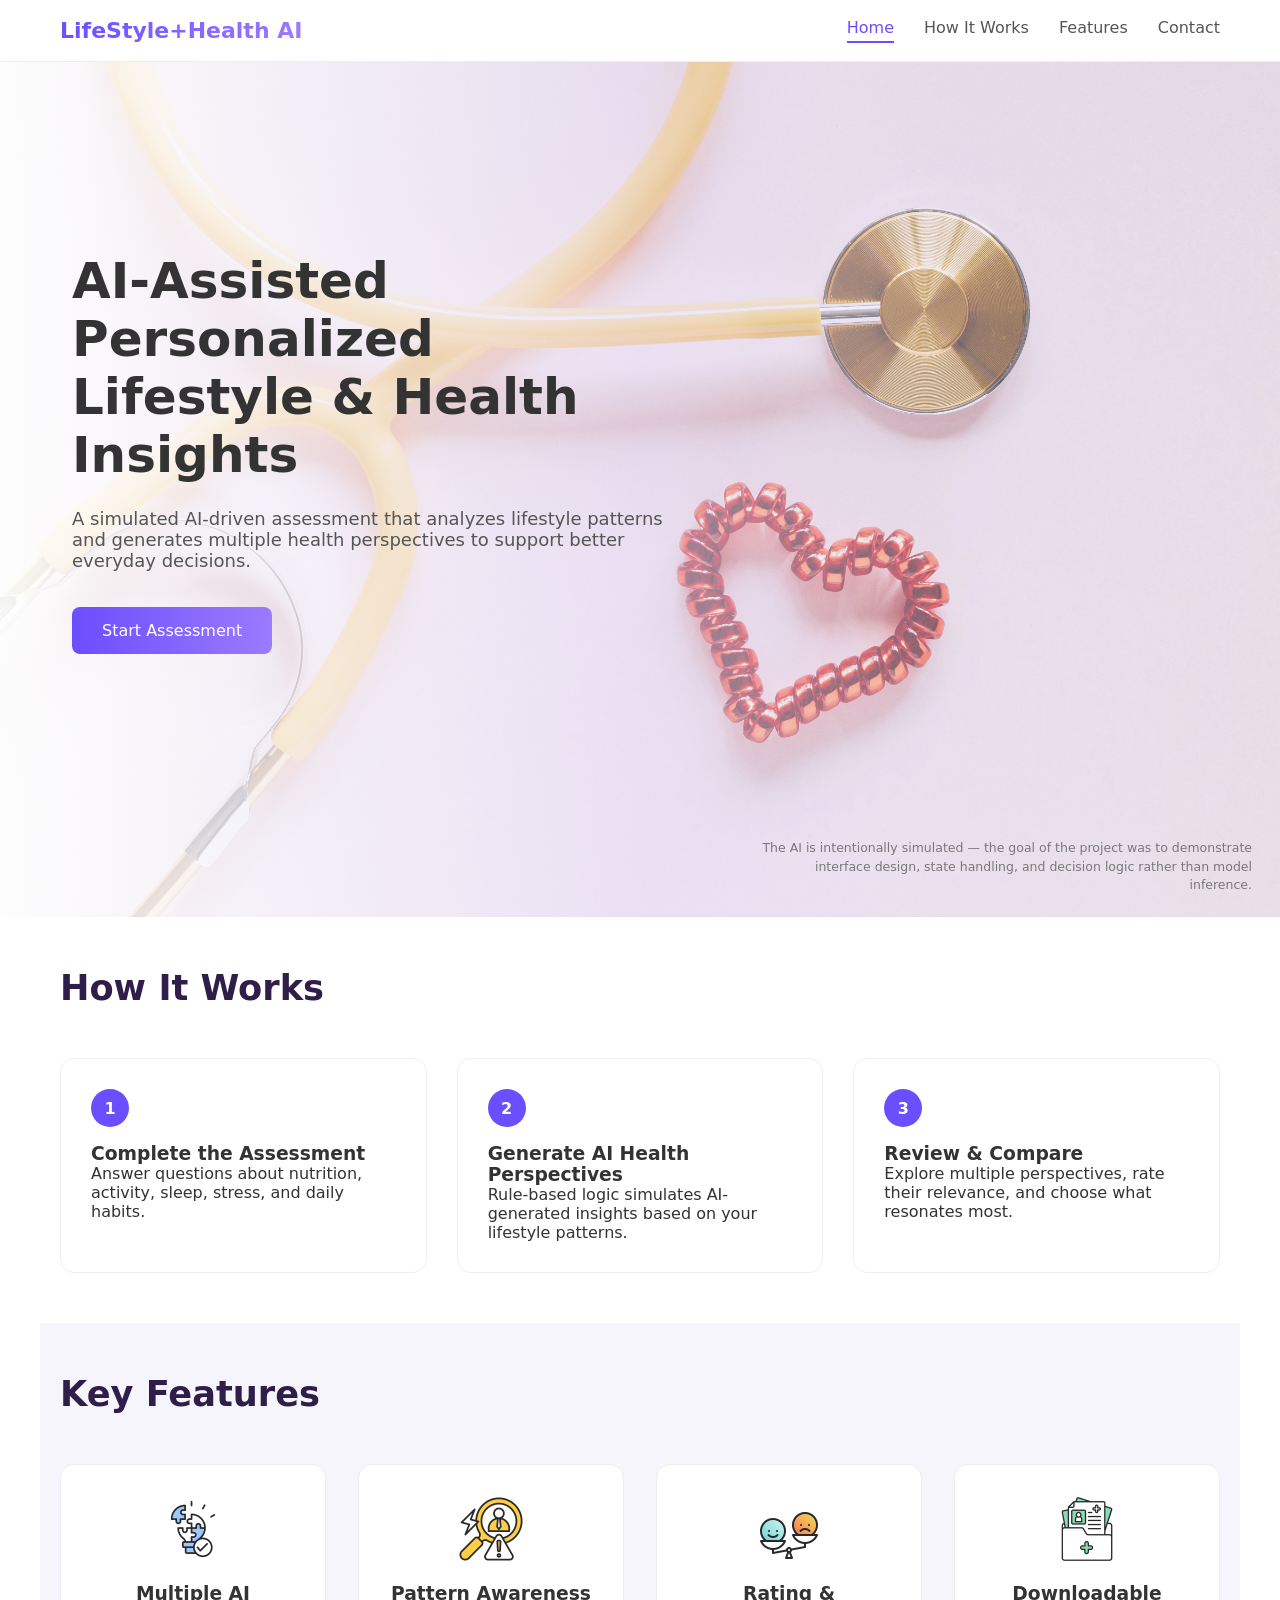
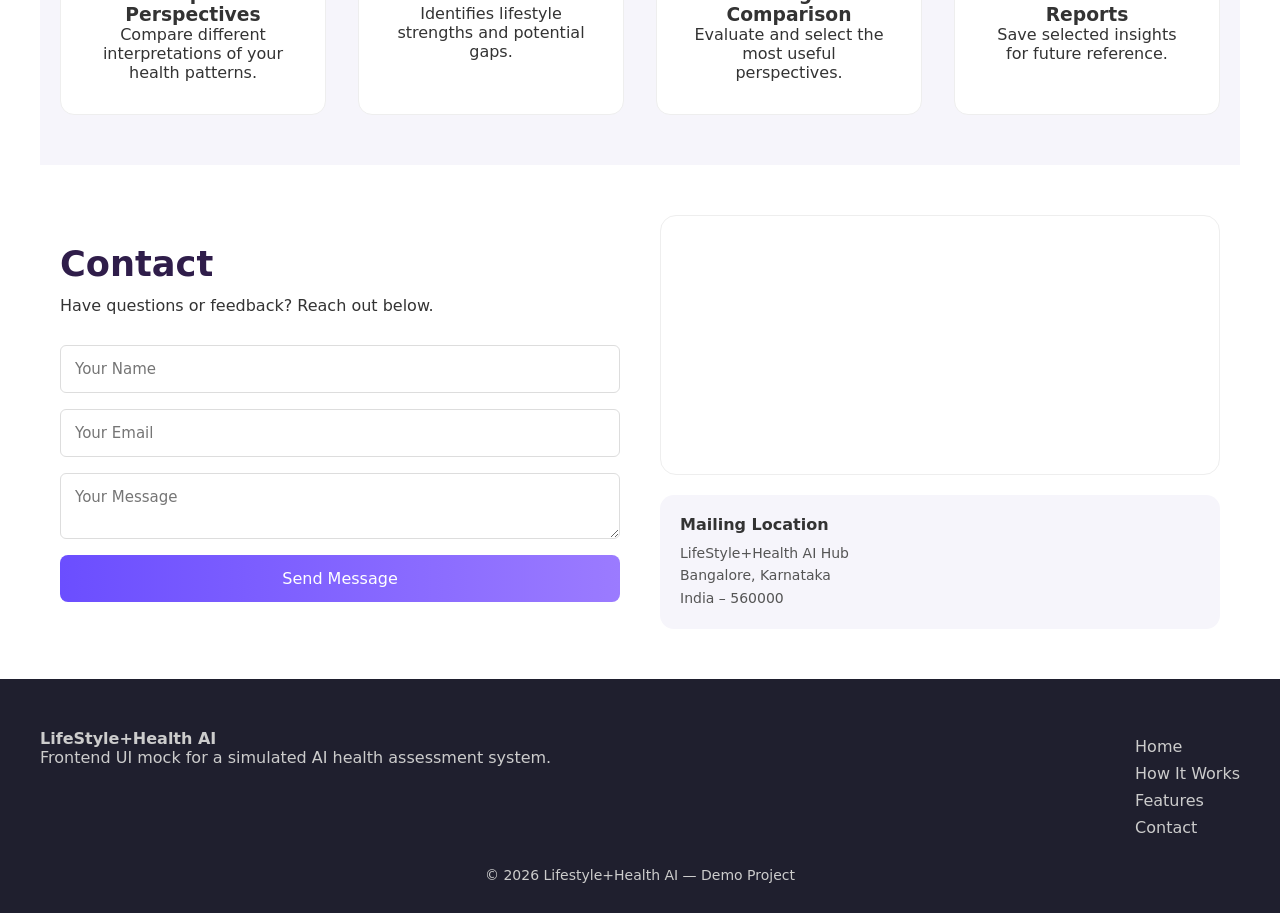
<file: index.html>
<!DOCTYPE html>
<html lang="en">
<head>
  <meta charset="UTF-8" />
  <meta name="viewport" content="width=device-width, initial-scale=1.0" />
  <title>LifeStyle+Health AI</title>
  <link rel="stylesheet" href="style.css" />
</head>

<body>

<header class="header">
  <div class="header-inner">
    <div class="logo">LifeStyle+Health AI</div>
    <nav class="nav">
      <a href="#home" class="nav-link active">Home</a>
      <a href="#how" class="nav-link">How It Works</a>
      <a href="#features" class="nav-link">Features</a>
      <a href="#contact" class="nav-link">Contact</a>
    </nav>
  </div>
</header>

<section id="home" class="home-section">
  <div class="home-content">
    <div class="home-text">
      <h1>AI-Assisted Personalized Lifestyle & Health Insights</h1>
      <p>
        A simulated AI-driven assessment that analyzes lifestyle patterns and generates multiple health perspectives to support better everyday decisions.
      </p>
      <a href="assessment.html" class="primary-btn">Start Assessment</a>
    </div>
  </div>
    <!-- AI Disclaimer -->
  <div class="ai-disclaimer">
    The AI is intentionally simulated — the goal of the project was to demonstrate interface design, state handling, and decision logic rather than model inference.
  </div>
</section>

<section id="how" class="section reveal">
  <h2>How It Works</h2>

  <div class="how-grid">
    <div class="how-card">
      <div class="how-number">1</div>
      <h3>Complete the Assessment</h3>
      <p>
        Answer questions about nutrition, activity, sleep, stress, and daily habits.
      </p>
    </div>

    <div class="how-card">
      <div class="how-number">2</div>
      <h3>Generate AI Health Perspectives</h3>
      <p>
        Rule-based logic simulates AI-generated insights based on your lifestyle patterns.
      </p>
    </div>

    <div class="how-card">
      <div class="how-number">3</div>
      <h3>Review & Compare</h3>
      <p>
        Explore multiple perspectives, rate their relevance, and choose what resonates most.
      </p>
    </div>
  </div>
</section>

<section id="features" class="section light-bg reveal">
  <h2>Key Features</h2>

  <div class="feature-grid">
    <div class="feature-card">
      <img src="images/strategy-icon.png" alt="" />
      <h3>Multiple AI Perspectives</h3>
      <p>Compare different interpretations of your health patterns.</p>
    </div>

    <div class="feature-card">
      <img src="images/risk-icon.png" alt="" />
      <h3>Pattern Awareness</h3>
      <p>Identifies lifestyle strengths and potential gaps.</p>
    </div>

    <div class="feature-card">
      <img src="images/rating-icon.png" alt="" />
      <h3>Rating & Comparison</h3>
      <p>Evaluate and select the most useful perspectives.</p>
    </div>

    <div class="feature-card">
      <img src="images/download-icon.png" alt="" />
      <h3>Downloadable Reports</h3>
      <p>Save selected insights for future reference.</p>
    </div>
  </div>
</section>

<section id="contact" class="section contact-section reveal">
  <div class="contact-grid">
    <div class="contact-left">
      <h2>Contact</h2>
      <p>Have questions or feedback? Reach out below.</p>

      <form class="contact-form">
        <input type="text" placeholder="Your Name" required />
        <input type="email" placeholder="Your Email" required />
        <textarea placeholder="Your Message" required></textarea>
        <button type="submit" class="primary-btn">Send Message</button>
      </form>
    </div>

    <div class="contact-right">
      <div class="map-wrapper">
        <iframe
          src="https://maps.google.com/maps?q=Bangalore%20India&t=&z=12&ie=UTF8&iwloc=&output=embed"
          loading="lazy"
          referrerpolicy="no-referrer-when-downgrade">
        </iframe>
      </div>

      <div class="address-box">
        <h4>Mailing Location</h4>
        <p>
          LifeStyle+Health AI Hub<br />
          Bangalore, Karnataka<br />
          India – 560000
        </p>
      </div>
    </div>
  </div>
</section>

<footer class="footer">
  <div class="footer-inner">
    <div>
      <h4>LifeStyle+Health AI</h4>
      <p>Frontend UI mock for a simulated AI health assessment system.</p>
    </div>
    <div>
      <a href="#home">Home</a>
      <a href="#how">How It Works</a>
      <a href="#features">Features</a>
      <a href="#contact">Contact</a>
    </div>
  </div>
  <p class="footer-copy">© 2026 Lifestyle+Health AI — Demo Project</p>
</footer>

<button id="scrollTopBtn">↑</button>

<script src="script.js"></script>
</body>
</html>
</file>
<file: style.css>
/* Reset & base */
* {
  margin: 0;
  padding: 0;
  box-sizing: border-box;
  font-family: system-ui, sans-serif;
}

html { scroll-behavior: smooth; }
body { color: #333; }

/* Header */
.header {
  position: sticky;
  top: 0;
  z-index: 10;
  background: rgba(255, 255, 255, 0.85);
  backdrop-filter: blur(10px);
  border-bottom: 1px solid #eee;
}

.header-inner {
  max-width: 1200px;
  margin: auto;
  padding: 18px 20px;
  display: flex;
  justify-content: space-between;
}

.logo {
  font-size: 22px;
  font-weight: 600;
  background: linear-gradient(90deg, #6b4eff, #9b7bff);
  -webkit-background-clip: text;
  -webkit-text-fill-color: transparent;
}

.nav {
  display: flex;
  gap: 30px;
}

.nav-link {
  text-decoration: none;
  color: #555;
  font-size: 16px;
}

.nav-link.active {
  color: #6b4eff;
  border-bottom: 2px solid #6b4eff;
}

/* Home */
.home-section {
  position: relative;
  min-height: 95vh;
  width: 100%;
  background:
    linear-gradient(
      to right,
      rgba(255, 255, 255, 0.95),
      rgba(235, 225, 255, 0.6),
      rgba(235, 225, 255, 0.25)
    ),
    url("images/home-bg.jpg");
  background-size: cover;
  background-position: right center;
}

.home-content {
  max-width: 1200px;
  margin: auto;
  padding: 140px 32px;
}

.home-text {
  margin-top: 50px;
  max-width: 600px;
}

.home-text h1 {
  font-size: 50px;
  margin-bottom: 24px;
}

.home-text p {
  font-size: 18px;
  margin-bottom: 36px;
  color: #555;
}

.ai-disclaimer {
  position: absolute;
  right: 28px;
  bottom: 22px;
  max-width: 500px;
  font-size: 12.5px;
  color: #666;
  line-height: 1.5;
  opacity: 0.85;
  text-align: right;
}

/* Button */
.primary-btn {
  display: inline-block;
  font-size: 16px;
  padding: 14px 30px;
  border: none;
  border-radius: 8px;
  background: linear-gradient(90deg, #6b4eff, #9b7bff);
  color: #fff;
  cursor: pointer;
  text-decoration: none;
}

.primary-btn:hover {
  transform: translateY(-1px);
  box-shadow: 0 10px 24px rgba(107, 78, 255, 0.3);
}

/* Sections */
.section {
  max-width: 1200px;
  margin: auto;
  padding: 90px 32px;
}

.light-bg {
  background: #f6f5fb;
}

/* How it works */
.how-grid {
  margin-top: 50px;
  display: grid;
  grid-template-columns: repeat(auto-fit, minmax(260px, 1fr));
  gap: 30px;
}

.how-card {
  background: #fff;
  border: 1px solid #eee;
  border-radius: 14px;
  padding: 30px;
  position: relative;
}

.how-number {
  width: 38px;
  height: 38px;
  background: #6b4eff;
  color: #fff;
  border-radius: 50%;
  display: grid;
  place-items: center;
  font-weight: bold;
  margin-bottom: 16px;
}

/* Features */
.feature-grid {
  margin-top: 50px;
  display: grid;
  grid-template-columns: repeat(auto-fit, minmax(220px, 1fr));
  gap: 32px;
}

.feature-card {
  background: #fff;
  padding: 32px;
  border-radius: 14px;
  text-align: center;
  border: 1px solid #eee;
  transition: transform 0.3s;
}

.feature-card:hover {
  transform: translateY(-6px);
}

.feature-card img {
  width: 64px;
  margin-bottom: 18px;
}

/* Contact */
.contact-grid {
  display: grid;
  grid-template-columns: 1fr 1fr;
  gap: 40px;
  align-items: center;
}

.contact-form {
  margin-top: 30px;
  display: flex;
  flex-direction: column;
  gap: 16px;
}

.contact-form input,
.contact-form textarea {
  padding: 14px;
  font-size: 15px;
  border-radius: 6px;
  border: 1px solid #ddd;
}

.contact-right img {
  width: 100%;
  border-radius: 16px;
}

/* Map */
.map-wrapper {
  width: 100%;
  height: 260px;
  border-radius: 16px;
  overflow: hidden;
  border: 1px solid #eee;
}

.map-wrapper iframe {
  width: 100%;
  height: 100%;
  border: none;
}

.address-box {
  margin-top: 20px;
  background: #f6f5fb;
  padding: 20px;
  border-radius: 14px;
}

.address-box h4 {
  margin-bottom: 8px;
  font-size: 16px;
}

.address-box p {
  font-size: 14px;
  color: #555;
  line-height: 1.6;
}

/* Footer */
.footer {
  background: #1f1f2e;
  color: #ccc;
  padding: 50px 32px 30px;
}

.footer-inner {
  max-width: 1200px;
  margin: auto;
  display: flex;
  justify-content: space-between;
}

.footer a {
  color: #ccc;
  text-decoration: none;
  display: block;
  margin-top: 8px;
}

.footer-copy {
  text-align: center;
  margin-top: 30px;
  font-size: 14px;
}

/* Scroll button */
#scrollTopBtn {
  position: fixed;
  bottom: 26px;
  right: 26px;
  display: none;
  padding: 12px 16px;
  border-radius: 50%;
  border: none;
  background: #6b4eff;
  color: #fff;
}

/* Reveal animation */
.reveal {
  opacity: 0;
  transform: translateY(40px);
  transition: all 0.8s ease;
}

.reveal.visible {
  opacity: 1;
  transform: translateY(0);
}

/* Assessment page */

.section {
  padding: 50px 20px;
}

.section h2 {
  font-size: 2.2rem;
  font-weight: 600;
  color: #2f1d4a;
  margin-bottom: 12px;
}

.section > p {
  font-size: 1.15rem;
  color: #5f5673;
  line-height: 1.7;
  margin-bottom: 40px;
}

.assessment-form {
  max-width: 1100px;
  margin: 0 auto;
}

.form-section {
  background: #fff;
  border: 1px solid #ebe3f7;
  border-radius: 20px;
  padding: 44px;
  margin-bottom: 50px;
  box-shadow: 0 10px 28px rgba(120, 90, 180, 0.06);
}

.form-section-header {
  margin-bottom: 36px;
}

.form-section-header h3 {
  font-size: 1.4rem;
  font-weight: 600;
  color: #4b2d7f;
}

.form-grid {
  display: grid;
  grid-template-columns: repeat(auto-fit, minmax(240px, 1fr));
  gap: 26px;
}

.assessment-form input,
.assessment-form select {
  width: 100%;
  padding: 16px 18px;
  font-size: 1rem;
  border-radius: 12px;
  border: 1px solid #d8cfee;
  background-color: #faf9fd;
  color: #2e2442;
  transition: border 0.2s ease, box-shadow 0.2s ease;
}

.assessment-form input::placeholder {
  color: #9a8fb2;
}

.assessment-form input:focus,
.assessment-form select:focus {
  outline: none;
  border-color: #7b4ae2;
  background-color: #fff;
  box-shadow: 0 0 0 4px rgba(123, 74, 226, 0.12);
}

.assessment-form .primary-btn {
  display: block;
  width: 100%;
  max-width: 250px;
  margin: 50px auto 0;
  padding: 15px;
  font-size: 1.1rem;
  font-weight: 600;
  background: linear-gradient(135deg, #7b4ae2, #9b6cf3);
  border-radius: 16px;
  transition: transform 0.25s ease, box-shadow 0.25s ease;
}

.assessment-form .primary-btn:hover {
  transform: translateY(-2px);
  box-shadow: 0 16px 36px rgba(123, 74, 226, 0.35);
}

/* Results */
#results {
  margin-top: 5px;
  padding-top: 40px;
  border-top: 1px solid #eee7fa;
}

.persona-card {
  text-align: center;
  margin-bottom: 70px;
}

.persona-card img {
  max-width: 220px;
  margin: 22px 0;
  border-radius: 16px;
}

.persona-card p {
  font-size: 1.1rem;
  color: #5f5673;
}

.user-profile {
  background: #f6f5fb;
  border-radius: 16px;
  padding: 24px;
  margin-bottom: 40px;
  border: 1px solid #ece5fa;
}

.user-profile h3 {
  font-size: 1.2rem;
  font-weight: 600;
  margin-bottom: 14px;
}

.user-profile p {
  font-size: 1rem;
  color: #4f4766;
  line-height: 1.5;
}

.report-card {
  background: #fff;
  border-radius: 20px;
  padding: 44px;
  margin-bottom: 50px;
  border: 1px solid #ece5fa;
  box-shadow: 0 14px 34px rgba(110, 80, 180, 0.08);
}

.report-card h3 {
  font-size: 1.8rem;
  font-weight: 600;
  color: #3c256b;
  margin-bottom: 18px;
}

.report-card p,
.report-card li {
  font-size: 1.05rem;
  color: #4f4766;
  line-height: 1.7;
}

.report-card ul {
  padding-left: 20px;
  margin-bottom: 18px;
}

.actions {
  margin-top: 26px;
  padding-top: 18px;
  border-top: 1px dashed #e2d9f5;
  display: flex;
  gap: 14px;
  align-items: center;
}

.actions select,
.actions button {
  padding: 10px 14px;
  border-radius: 10px;
}

.actions button {
  border: none;
  background: #7b4ae2;
  color: #fff;
  cursor: pointer;
}

/* Star Rating */
.rating {
  display: flex;
  gap: 6px;
  margin-top: 10px;
}

.rating span {
  font-size: 22px;
  cursor: pointer;
  color: #ccc;
  transition: color 0.2s;
}

.rating span:hover,
.rating span.active {
  color: #f5b50a;
}

@media print {
  #downloadPDF {
    display: none;
  }
}
</file>
